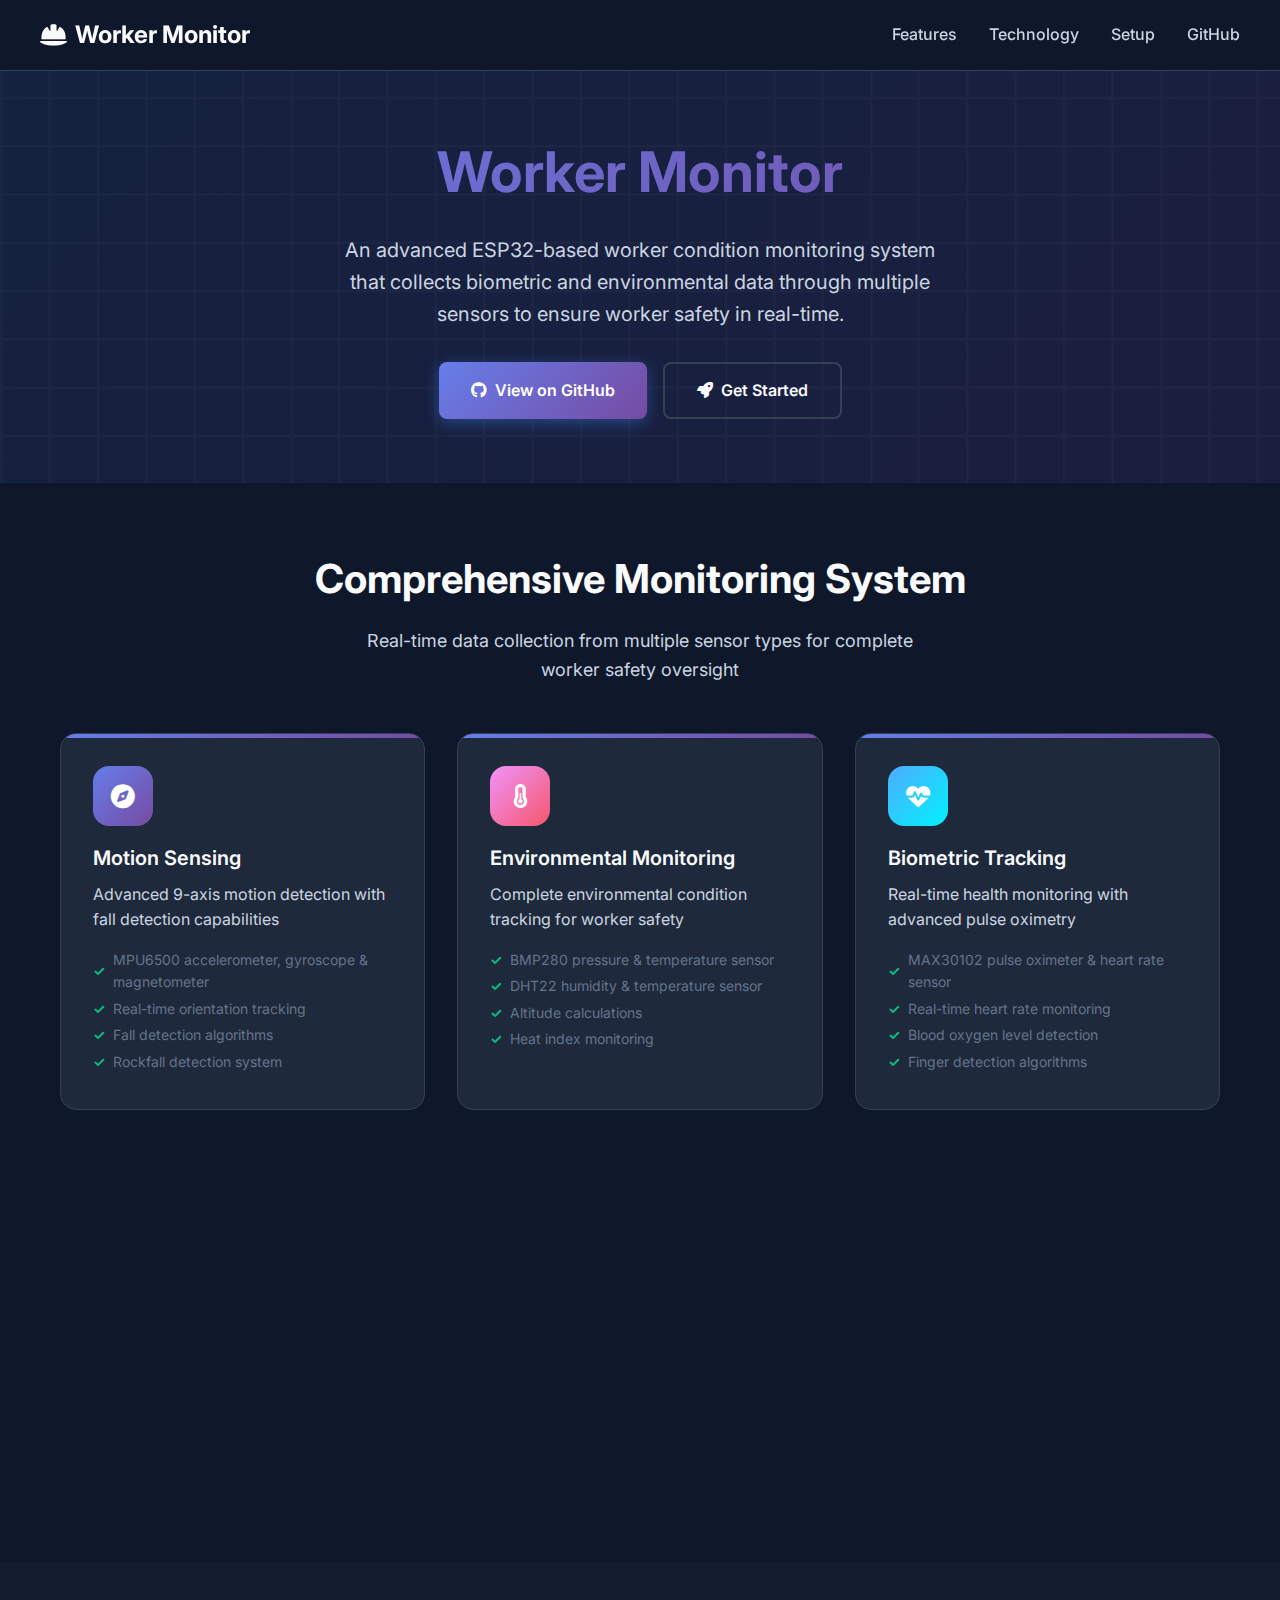
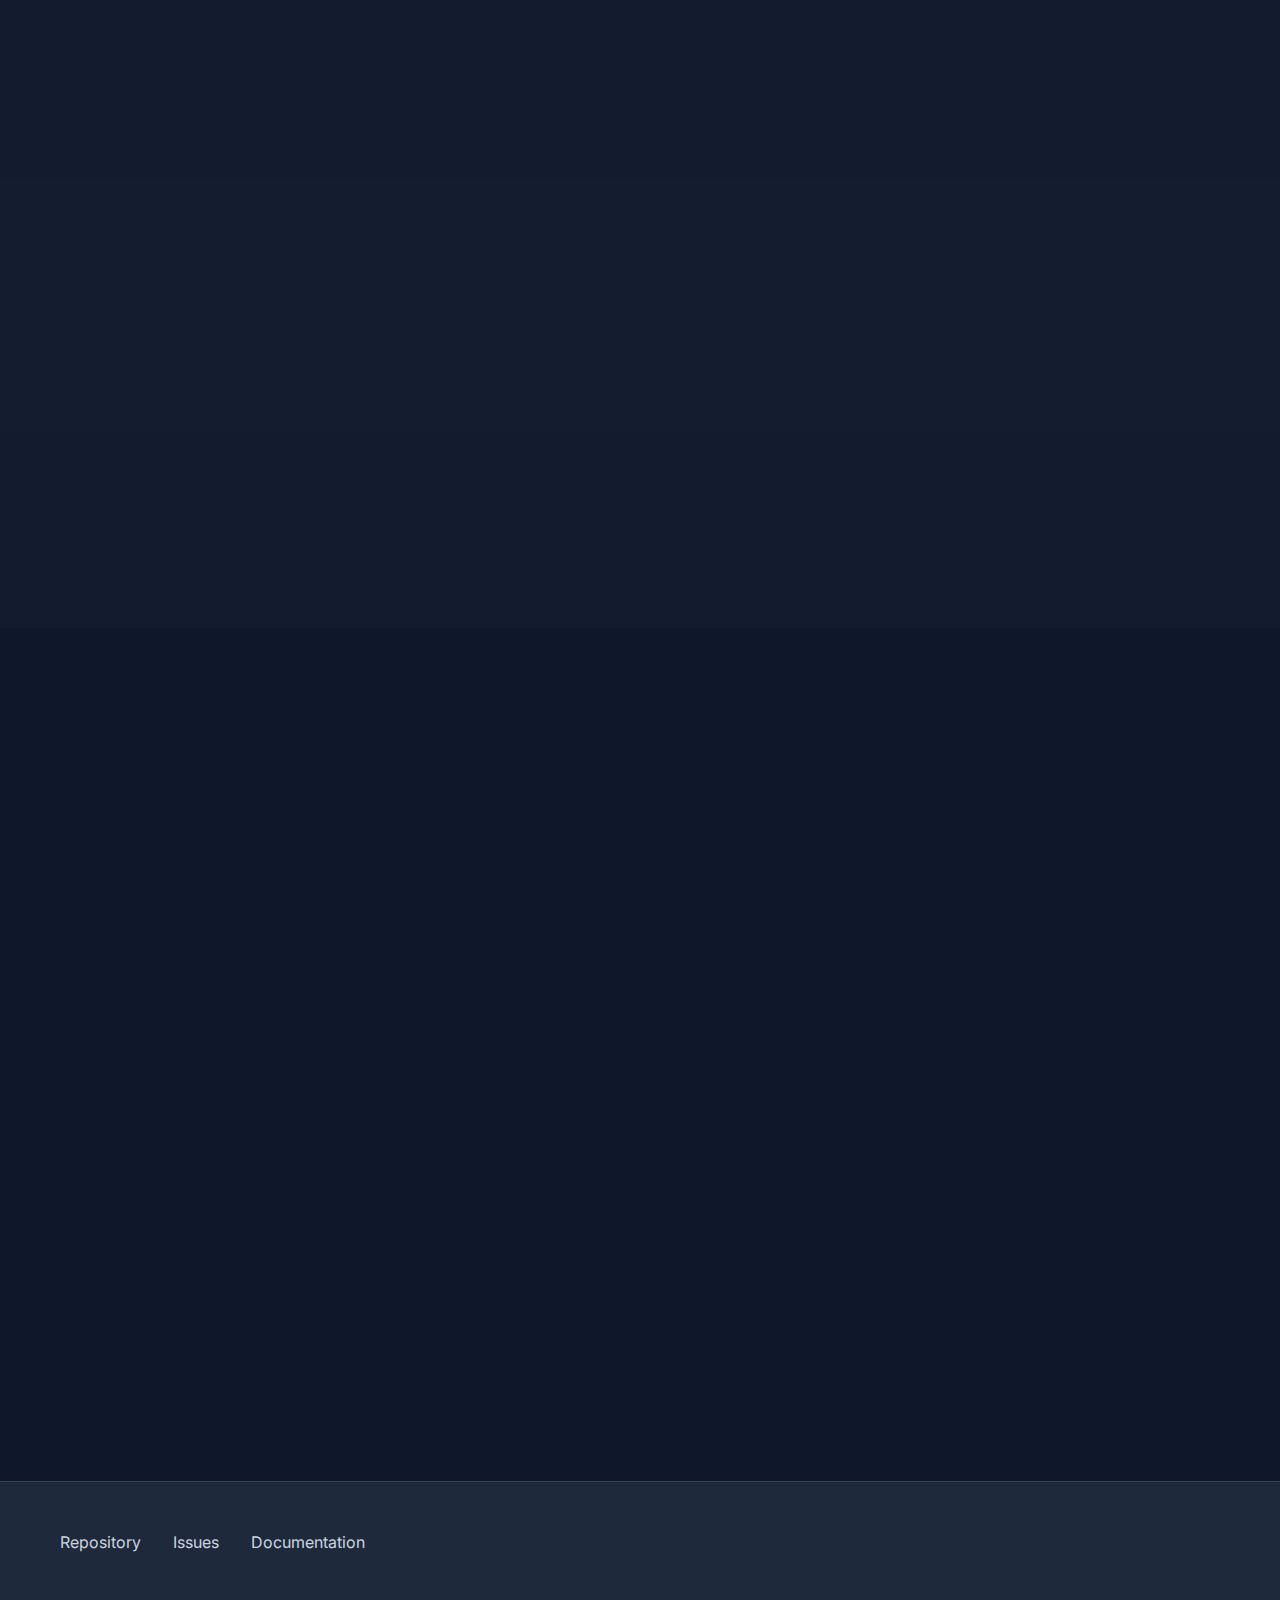
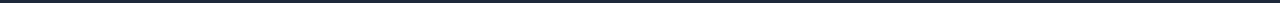
<file: index.html>
<!DOCTYPE html>  
<html lang="en">  
<head>  
    <meta charset="UTF-8">  
    <meta name="viewport" content="width=device-width, initial-scale=1.0">  
    <title>Worker Monitor - ESP32 Sensor System</title>  
    <meta name="description" content="An ESP32-based worker condition monitoring system that collects biometric and environmental data through multiple sensors for worker safety applications.">  
      
    <!-- Favicon -->  
    <link rel="icon" href="data:image/svg+xml,<svg xmlns='http://www.w3.org/2000/svg' viewBox='0 0 100 100'><text y='.9em' font-size='90'>⛏️</text></svg>">  
      
    <!-- Fonts -->  
    <link href="https://fonts.googleapis.com/css2?family=Inter:wght@300;400;500;600;700&display=swap" rel="stylesheet">  
      
    <!-- Font Awesome -->  
    <link rel="stylesheet" href="https://cdnjs.cloudflare.com/ajax/libs/font-awesome/6.4.0/css/all.min.css">  
      
    <style>  
        :root {  
            --primary-color: #3b82f6;  
            --primary-dark: #1d4ed8;  
            --secondary-color: #10b981;  
            --accent-color: #f59e0b;  
            --danger-color: #ef4444;  
            --dark-bg: #0f172a;  
            --dark-card: #1e293b;  
            --dark-border: #334155;  
            --text-primary: #f8fafc;  
            --text-secondary: #cbd5e1;  
            --text-muted: #64748b;  
            --gradient-primary: linear-gradient(135deg, #667eea 0%, #764ba2 100%);  
            --gradient-secondary: linear-gradient(135deg, #f093fb 0%, #f5576c 100%);  
            --gradient-accent: linear-gradient(135deg, #4facfe 0%, #00f2fe 100%);  
        }  
  
        * {  
            margin: 0;  
            padding: 0;  
            box-sizing: border-box;  
        }  
  
        body {  
            font-family: 'Inter', sans-serif;  
            background: var(--dark-bg);  
            color: var(--text-primary);  
            line-height: 1.6;  
            overflow-x: hidden;  
        }  
  
        .container {  
            max-width: 1200px;  
            margin: 0 auto;  
            padding: 0 20px;  
        }  
  
        /* Header */  
        .header {  
            background: rgba(15, 23, 42, 0.95);  
            backdrop-filter: blur(20px);  
            border-bottom: 1px solid var(--dark-border);  
            position: fixed;  
            top: 0;  
            left: 0;  
            right: 0;  
            z-index: 1000;  
            transition: all 0.3s ease;  
        }  
  
        .nav {  
            display: flex;  
            justify-content: space-between;  
            align-items: center;  
            padding: 1rem 0;  
        }  
  
        .logo {  
            display: flex;  
            align-items: center;  
            gap: 0.5rem;  
            font-size: 1.5rem;  
            font-weight: 700;  
            color: var(--text-primary);  
            text-decoration: none;  
        }  
  
        .nav-links {  
            display: flex;  
            gap: 2rem;  
            list-style: none;  
        }  
  
        .nav-links a {  
            color: var(--text-secondary);  
            text-decoration: none;  
            font-weight: 500;  
            transition: color 0.3s ease;  
        }  
  
        .nav-links a:hover {  
            color: var(--primary-color);  
        }  
  
        /* Hero Section */  
        .hero {  
            padding: 8rem 0 4rem;  
            text-align: center;  
            background: linear-gradient(135deg, rgba(59, 130, 246, 0.1) 0%, rgba(139, 92, 246, 0.1) 100%);  
            position: relative;  
            overflow: hidden;  
        }  
  
        .hero::before {  
            content: '';  
            position: absolute;  
            top: 0;  
            left: 0;  
            right: 0;  
            bottom: 0;  
            background: url('data:image/svg+xml,<svg xmlns="http://www.w3.org/2000/svg" viewBox="0 0 100 100"><defs><pattern id="grid" width="10" height="10" patternUnits="userSpaceOnUse"><path d="M 10 0 L 0 0 0 10" fill="none" stroke="rgba(255,255,255,0.05)" stroke-width="1"/></pattern></defs><rect width="100" height="100" fill="url(%23grid)"/></svg>') repeat;  
            opacity: 0.5;  
        }  
  
        .hero-content {  
            position: relative;  
            z-index: 1;  
        }  
  
        .hero h1 {  
            font-size: 3.5rem;  
            font-weight: 700;  
            margin-bottom: 1rem;  
            background: var(--gradient-primary);  
            -webkit-background-clip: text;  
            -webkit-text-fill-color: transparent;  
            background-clip: text;  
        }  
  
        .hero p {  
            font-size: 1.25rem;  
            color: var(--text-secondary);  
            margin-bottom: 2rem;  
            max-width: 600px;  
            margin-left: auto;  
            margin-right: auto;  
        }  
  
        .cta-buttons {  
            display: flex;  
            gap: 1rem;  
            justify-content: center;  
            flex-wrap: wrap;  
        }  
  
        .btn {  
            padding: 0.875rem 2rem;  
            border: none;  
            border-radius: 0.5rem;  
            font-weight: 600;  
            text-decoration: none;  
            display: inline-flex;  
            align-items: center;  
            gap: 0.5rem;  
            transition: all 0.3s ease;  
            cursor: pointer;  
        }  
  
        .btn-primary {  
            background: var(--gradient-primary);  
            color: white;  
            box-shadow: 0 4px 15px rgba(59, 130, 246, 0.4);  
        }  
  
        .btn-primary:hover {  
            transform: translateY(-2px);  
            box-shadow: 0 8px 25px rgba(59, 130, 246, 0.6);  
        }  
  
        .btn-secondary {  
            background: transparent;  
            color: var(--text-primary);  
            border: 2px solid var(--dark-border);  
        }  
  
        .btn-secondary:hover {  
            border-color: var(--primary-color);  
            background: rgba(59, 130, 246, 0.1);  
        }  
  
        /* Features Section */  
        .features {  
            padding: 4rem 0;  
        }  
  
        .section-title {  
            text-align: center;  
            margin-bottom: 3rem;  
        }  
  
        .section-title h2 {  
            font-size: 2.5rem;  
            font-weight: 700;  
            margin-bottom: 1rem;  
        }  
  
        .section-title p {  
            font-size: 1.125rem;  
            color: var(--text-secondary);  
            max-width: 600px;  
            margin: 0 auto;  
        }  
  
        .features-grid {  
            display: grid;  
            grid-template-columns: repeat(auto-fit, minmax(300px, 1fr));  
            gap: 2rem;  
            margin-top: 3rem;  
        }  
  
        .feature-card {  
            background: var(--dark-card);  
            border: 1px solid var(--dark-border);  
            border-radius: 1rem;  
            padding: 2rem;  
            transition: all 0.3s ease;  
            position: relative;  
            overflow: hidden;  
        }  
  
        .feature-card::before {  
            content: '';  
            position: absolute;  
            top: 0;  
            left: 0;  
            right: 0;  
            height: 4px;  
            background: var(--gradient-primary);  
        }  
  
        .feature-card:hover {  
            transform: translateY(-5px);  
            box-shadow: 0 20px 40px rgba(0, 0, 0, 0.3);  
        }  
  
        .feature-icon {  
            width: 60px;  
            height: 60px;  
            border-radius: 1rem;  
            display: flex;  
            align-items: center;  
            justify-content: center;  
            font-size: 1.5rem;  
            color: white;  
            margin-bottom: 1rem;  
        }  
  
        .feature-icon.motion { background: var(--gradient-primary); }  
        .feature-icon.env { background: var(--gradient-secondary); }  
        .feature-icon.bio { background: var(--gradient-accent); }  
        .feature-icon.web { background: linear-gradient(135deg, #667eea 0%, #764ba2 100%); }  
  
        .feature-card h3 {  
            font-size: 1.25rem;  
            font-weight: 600;  
            margin-bottom: 0.5rem;  
        }  
  
        .feature-card p {  
            color: var(--text-secondary);  
            margin-bottom: 1rem;  
        }  
  
        .feature-list {  
            list-style: none;  
        }  
  
        .feature-list li {  
            color: var(--text-muted);  
            font-size: 0.875rem;  
            margin-bottom: 0.25rem;  
            display: flex;  
            align-items: center;  
            gap: 0.5rem;  
        }  
  
        .feature-list li::before {  
            content: '✓';  
            color: var(--secondary-color);  
            font-weight: bold;  
        }  
  
        /* Tech Stack */  
        .tech-stack {  
            padding: 4rem 0;  
            background: rgba(30, 41, 59, 0.3);  
        }  
  
        .tech-grid {  
            display: grid;  
            grid-template-columns: repeat(auto-fit, minmax(250px, 1fr));  
            gap: 1.5rem;  
            margin-top: 2rem;  
        }  
  
        .tech-item {  
            background: var(--dark-card);  
            border: 1px solid var(--dark-border);  
            border-radius: 0.5rem;  
            padding: 1.5rem;  
            text-align: center;  
            transition: all 0.3s ease;  
        }  
  
        .tech-item:hover {  
            border-color: var(--primary-color);  
            transform: translateY(-2px);  
        }  
  
        .tech-item i {  
            font-size: 2rem;  
            color: var(--primary-color);  
            margin-bottom: 1rem;  
        }  
  
        /* Getting Started */  
        .getting-started {  
            padding: 4rem 0;  
        }  
  
        .steps {  
            display: grid;  
            grid-template-columns: repeat(auto-fit, minmax(280px, 1fr));  
            gap: 2rem;  
            margin-top: 3rem;  
        }  
  
        .step {  
            background: var(--dark-card);  
            border: 1px solid var(--dark-border);  
            border-radius: 1rem;  
            padding: 2rem;  
            position: relative;  
        }  
  
        .step-number {  
            position: absolute;  
            top: -15px;  
            left: 2rem;  
            background: var(--gradient-primary);  
            color: white;  
            width: 30px;  
            height: 30px;  
            border-radius: 50%;  
            display: flex;  
            align-items: center;  
            justify-content: center;  
            font-weight: bold;  
            font-size: 0.875rem;  
        }  
  
        .step h3 {  
            margin-bottom: 1rem;  
            padding-top: 0.5rem;  
        }  
  
        .step p {  
            color: var(--text-secondary);  
        }  
  
        /* Code Block */  
        .code-block {  
            background: #1a1a1a;  
            border: 1px solid var(--dark-border);  
            border-radius: 0.5rem;  
            padding: 1rem;  
            margin: 1rem 0;  
            overflow-x: auto;  
        }  
  
        .code-block code {  
            color: #50fa7b;  
            font-family: 'Courier New', monospace;  
            font-size: 0.875rem;  
        }  
  
        /* Footer */  
        .footer {  
            background: var(--dark-card);  
            border-top: 1px solid var(--dark-border);  
            padding: 3rem 0;  
            text-align: center;  
        }  
  
        .footer-content {  
            display: flex;  
            justify-content: space-between;  
            align-items: center;  
            flex-wrap: wrap;  
            gap: 2rem;  
        }  
  
        .footer-links {  
            display: flex;  
            gap: 2rem;  
        }  
  
        .footer-links a {  
            color: var(--text-secondary);  
            text-decoration: none;  
            transition: color 0.3s ease;  
        }  
  
        .footer-links a:hover {  
            color: var(--primary-color);  
        }  
  
        /* Responsive */  
        @media (max-width: 768px) {  
            .hero h1 {  
                font-size: 2.5rem;  
            }  
              
            .nav-links {  
                display: none;  
            }  
              
            .cta-buttons {  
                flex-direction: column;  
                align-items: center;  
            }  
              
            .footer-content {  
                flex-direction: column;  
                text-align: center;  
            }  
        }  
  
        /* Animations */  
        @keyframes fadeInUp {  
            from {  
                opacity: 0;  
                transform: translateY(30px);  
            }  
            to {  
                opacity: 1;  
                transform: translateY(0);  
            }  
        }  
  
        .animate-fade-in {  
            animation: fadeInUp 0.6s ease-out;  
        }  
  
        /* Scroll animations */  
        .scroll-animate {  
            opacity: 0;  
            transform: translateY(30px);  
            transition: all 0.6s ease-out;  
        }  
  
        .scroll-animate.animate {  
            opacity: 1;  
            transform: translateY(0);  
        }  
    </style>  
</head>  
<body>  
    <!-- Header -->  
    <header class="header">  
        <nav class="nav container">  
            <a href="#" class="logo">  
                <i class="fas fa-hard-hat"></i>  
                Worker Monitor  
            </a>  
            <ul class="nav-links">  
                <li><a href="#features">Features</a></li>  
                <li><a href="#tech">Technology</a></li>  
                <li><a href="#setup">Setup</a></li>  
                <li><a href="https://github.com/he1senbrg/worker-monitor">GitHub</a></li>  
            </ul>  
        </nav>  
    </header>  
  
    <!-- Hero Section -->  
    <section class="hero">  
        <div class="container">  
            <div class="hero-content animate-fade-in">  
                <h1>Worker Monitor</h1>  
                <p>An advanced ESP32-based worker condition monitoring system that collects biometric and environmental data through multiple sensors to ensure worker safety in real-time.</p>  
                <div class="cta-buttons">  
                    <a href="https://github.com/he1senbrg/worker-monitor" class="btn btn-primary">  
                        <i class="fab fa-github"></i>  
                        View on GitHub  
                    </a>  
                    <a href="#setup" class="btn btn-secondary">  
                        <i class="fas fa-rocket"></i>  
                        Get Started  
                    </a>  
                </div>  
            </div>  
        </div>  
    </section>  
  
    <!-- Features Section -->  
    <section class="features" id="features">  
        <div class="container">  
            <div class="section-title scroll-animate">  
                <h2>Comprehensive Monitoring System</h2>  
                <p>Real-time data collection from multiple sensor types for complete worker safety oversight</p>  
            </div>  
              
            <div class="features-grid">  
                <div class="feature-card scroll-animate">  
                    <div class="feature-icon motion">  
                        <i class="fas fa-compass"></i>  
                    </div>  
                    <h3>Motion Sensing</h3>  
                    <p>Advanced 9-axis motion detection with fall detection capabilities</p>  
                    <ul class="feature-list">  
                        <li>MPU6500 accelerometer, gyroscope & magnetometer</li>  
                        <li>Real-time orientation tracking</li>  
                        <li>Fall detection algorithms</li>  
                        <li>Rockfall detection system</li>  
                    </ul>  
                </div>  
  
                <div class="feature-card scroll-animate">  
                    <div class="feature-icon env">  
                        <i class="fas fa-thermometer-half"></i>  
                    </div>  
                    <h3>Environmental Monitoring</h3>  
                    <p>Complete environmental condition tracking for worker safety</p>  
                    <ul class="feature-list">  
                        <li>BMP280 pressure & temperature sensor</li>  
                        <li>DHT22 humidity & temperature sensor</li>  
                        <li>Altitude calculations</li>  
                        <li>Heat index monitoring</li>  
                    </ul>  
                </div>  
  
                <div class="feature-card scroll-animate">  
                    <div class="feature-icon bio">  
                        <i class="fas fa-heartbeat"></i>  
                    </div>  
                    <h3>Biometric Tracking</h3>  
                    <p>Real-time health monitoring with advanced pulse oximetry</p>  
                    <ul class="feature-list">  
                        <li>MAX30102 pulse oximeter & heart rate sensor</li>  
                        <li>Real-time heart rate monitoring</li>  
                        <li>Blood oxygen level detection</li>  
                        <li>Finger detection algorithms</li>  
                    </ul>  
                </div>  
  
                <div class="feature-card scroll-animate">  
                    <div class="feature-icon web">  
                        <i class="fas fa-wifi"></i>  
                    </div>  
                    <h3>Web Dashboard</h3>  
                    <p>Modern web interface with real-time data visualization</p>  
                    <ul class="feature-list">  
                        <li>WebSocket real-time communication</li>  
                        <li>3D orientation visualization</li>  
                        <li>SQLite data storage</li>  
                        <li>Responsive design</li>  
                    </ul>  
                </div>  
            </div>  
        </div>  
    </section>  
  
    <!-- Tech Stack -->  
    <section class="tech-stack" id="tech">  
        <div class="container">  
            <div class="section-title scroll-animate">  
                <h2>Technology Stack</h2>  
                <p>Built with modern technologies and industry-standard components</p>  
            </div>  
              
            <div class="tech-grid">  
                <div class="tech-item scroll-animate">  
                    <i class="fab fa-python"></i>  
                    <h3>Python Backend</h3>  
                    <p>Asyncio WebSocket server with aiohttp</p>  
                </div>  
                <div class="tech-item scroll-animate">  
                    <i class="fas fa-microchip"></i>  
                    <h3>ESP32</h3>  
                    <p>Dual-core microcontroller with WiFi</p>  
                </div>  
                <div class="tech-item scroll-animate">  
                    <i class="fas fa-database"></i>  
                    <h3>SQLite</h3>  
                    <p>Lightweight database for sensor data</p>  
                </div>  
                <div class="tech-item scroll-animate">  
                    <i class="fas fa-chart-line"></i>  
                    <h3>Chart.js</h3>  
                    <p>Interactive data visualization</p>  
                </div>  
                <div class="tech-item scroll-animate">  
                    <i class="fas fa-cube"></i>  
                    <h3>Three.js</h3>  
                    <p>3D orientation visualization</p>  
                </div>  
                <div class="tech-item scroll-animate">  
                    <i class="fas fa-plug"></i>  
                    <h3>WebSockets</h3>  
                    <p>Real-time bidirectional communication</p>  
                </div>  
            </div>  
        </div>  
    </section>  
  
    <!-- Getting Started -->  
    <section class="getting-started" id="setup">  
        <div class="container">  
            <div class="section-title scroll-animate">  
                <h2>Quick Setup Guide</h2>  
                <p>Get your worker monitoring system up and running in minutes</p>  
            </div>  
              
            <div class="steps">  
                <div class="step scroll-animate">  
                    <div class="step-number">1</div>  
                    <h3>Hardware Setup</h3>  
                    <p>Connect your sensors to the ESP32 development board:</p>  
                    <ul class="feature-list">  
                        <li>MPU6500, BMP280, MAX30102: SDA→GPIO21, SCL→GPIO22</li>  
                        <li>DHT sensor: Data pin→GPIO16</li>  
                        <li>Buzzer: VCC→D14</li>  
                    </ul>  
                </div>  
  
                <div class="step scroll-animate">  
                    <div class="step-number">2</div>  
                    <h3>Clone Repository</h3>  
                    <p>Download the project and install dependencies:</p>  
                    <div class="code-block">  
                        <code>git clone https://github.com/he1senbrg/worker-monitor.git</code>  
                    </div>  
                </div>  
  
                <div class="step scroll-animate">  
                    <div class="step-number">3</div>  
                    <h3>Configure & Flash</h3>  
                    <p>Update WiFi credentials and flash the ESP32 using PlatformIO IDE. Configure server connection settings as needed.</p>  
                </div>  
  
                <div class="step scroll-animate">  
                    <div class="step-number">4</div>  
                    <h3>Start Monitoring</h3>  
                    <p>Run the Python server and access the web dashboard to view real-time sensor data and worker condition monitoring.</p>  
                </div>  
            </div>  
        </div>  
    </section>  
  
    <!-- Footer -->  
    <footer class="footer">  
        <div class="container">  
            <div class="footer-content">  
                <div class="footer-links">  
                    <a href="https://github.com/he1senbrg/worker-monitor">Repository</a>  
                    <a href="https://github.com/he1senbrg/worker-monitor/issues">Issues</a>  
                    <a href="https://github.com/he1senbrg/worker-monitor/blob/main/README.md">Documentation</a>  
                </div>
            </div>  
        </div>  
    </footer>  
  
    <script>  
        // Smooth scrolling for navigation links  
        document.querySelectorAll('a[href^="#"]').forEach(anchor => {  
            anchor.addEventListener('click', function (e) {  
                e.preventDefault();  
                document.querySelector(this.getAttribute('href')).scrollIntoView({  
                    behavior: 'smooth'  
                });  
            });  
        });  
  
        // Scroll animations  
        const observerOptions = {  
            threshold: 0.1,  
            rootMargin: '0px 0px -50px 0px'  
        };  
  
        const observer = new IntersectionObserver((entries) => {  
            entries.forEach(entry => {  
                if (entry.isIntersecting) {  
                    entry.target.classList.add('animate');  
                }  
            });  
        }, observerOptions);  
  
        document.querySelectorAll('.scroll-animate').forEach(el => {  
            observer.observe(el);  
        });  
  
        // Header scroll effect  
        window.addEventListener('scroll', () => {  
            const header = document.querySelector('.header');  
            if (window.scrollY > 100) {  
                header.style.background = 'rgba(15, 23, 42, 0.98)';  
            } else {  
                header.style.background = 'rgba(15, 23, 42, 0.95)';  
            }  
        });  
    </script>  
</body>  
</html>
</file>
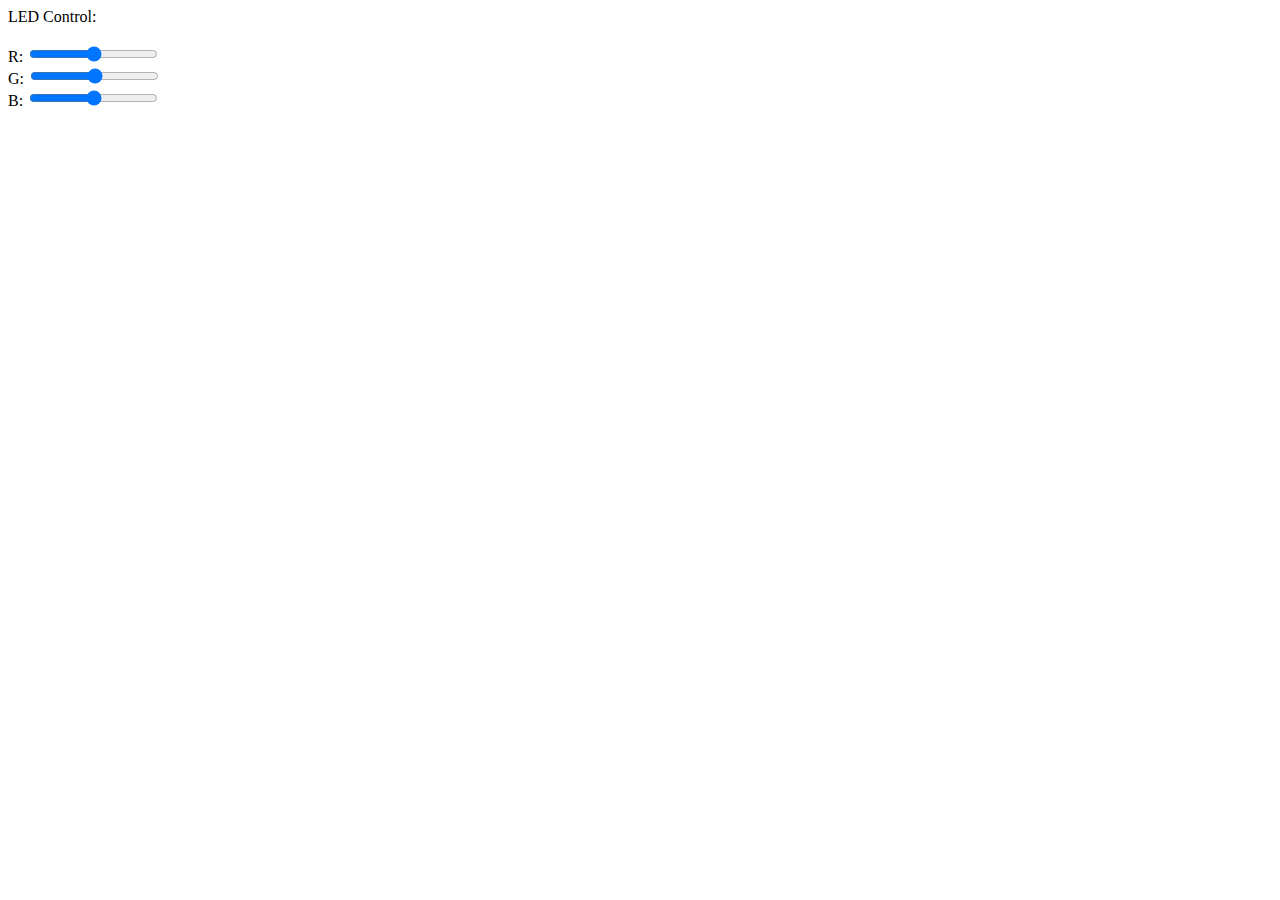
<file: esp/lib/arduinoWebSockets-2.6.1/tests/webSocket.html>
<html>
<head>

<script>
var connection = new WebSocket('ws://10.11.2.1:81/', ['arduino']);

connection.onopen = function () {
	connection.send('Message from Browser to ESP8266 yay its Working!! ' + new Date()); 
	connection.send('ping');
	
/*	setInterval(function() {
		connection.send('Time: ' + new Date()); 
	}, 20);
*/
connection.send('Time: ' + new Date()); 
};

connection.onerror = function (error) {
	console.log('WebSocket Error ', error);
};

connection.onmessage = function (e) {
	console.log('Server: ', e.data);
	connection.send('Time: ' + new Date()); 
};

function sendRGB() {
	var r = parseInt(document.getElementById('r').value).toString(16);
	var g = parseInt(document.getElementById('g').value).toString(16);
	var b = parseInt(document.getElementById('b').value).toString(16);
	if(r.length < 2) { r = '0' + r; }
	if(g.length < 2) { g = '0' + g; }
	if(b.length < 2) { b = '0' + b; }
	var rgb = '#'+r+g+b;
	console.log('RGB: ' + rgb);
	connection.send(rgb); 
}

</script>

</head>
<body>
LED Control:<br/>
<br/>
R: <input id="r" type="range" min="0" max="255" step="1" onchange="sendRGB();" /><br/>
G: <input id="g" type="range" min="0" max="255" step="1" onchange="sendRGB();" /><br/>
B: <input id="b" type="range" min="0" max="255" step="1" onchange="sendRGB();" /><br/>
</body>
</html>
</file>
